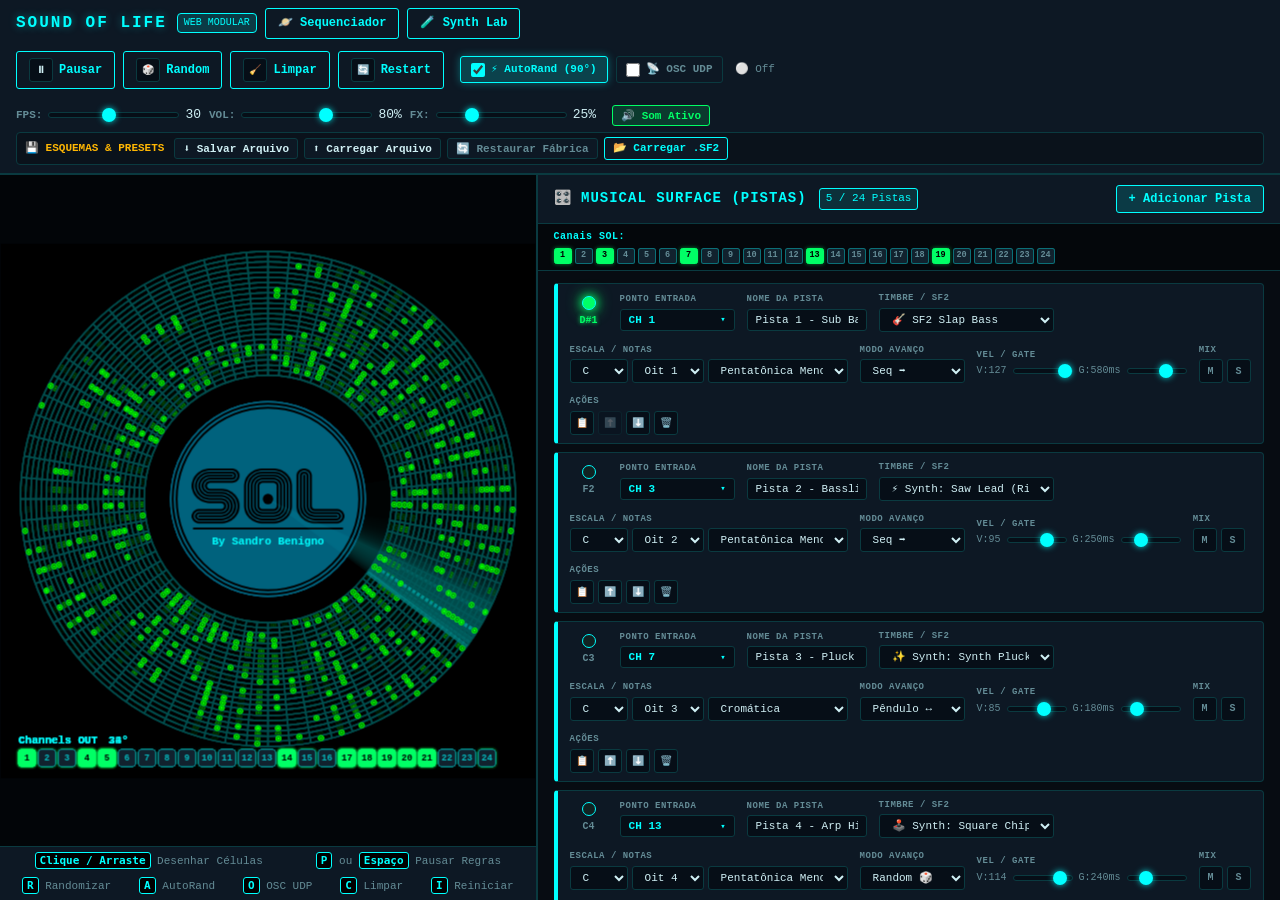
<file: index.html>
<!DOCTYPE html>
<html lang="pt-BR">
<head>
  <meta charset="UTF-8">
  <meta name="viewport" content="width=device-width, initial-scale=1.0">
  <title>Sound of Life (SOL) - Polar Generative Music</title>
  <link rel="icon" type="image/png" href="public/assets/sol.png">
  <link rel="stylesheet" href="src/style.css">
</head>
<body>

  <!-- Top Header & Controles Globais -->
  <header>
    <div class="top-bar-row">
      <div class="brand-group">
        <button id="btnMenuToggle" class="btn btn-menu-toggle" title="Menu de Esquemas & Presets" aria-label="Menu de Esquemas">
          <span class="menu-icon">☰</span>
        </button>
        <div class="app-brand">
          <h1>SOUND OF LIFE</h1>
          <span class="badge">WEB MODULAR</span>
        </div>
        <a href="sequencer.html" class="btn btn-seq-nav" title="Abrir o novo Sequenciador Melódico Polar com Piano Palette">
          🪐 Sequenciador
        </a>
        <a href="synth.html" class="btn btn-seq-nav" title="Abrir o Laboratório Modular de Síntese Sonora (SOL Synth Lab)">
          🧪 Synth Lab
        </a>
      </div>
      <div id="transportContainer"></div>
    </div>
    <div class="schema-drawer" id="schemaDrawer">
      <div id="schemaContainer"></div>
    </div>
  </header>

  <!-- Corpo Principal -->
  <main>
    <!-- Coluna Esquerda: Radar SOL (Agnóstico a Som) -->
    <section class="radar-panel">
      <div class="radar-canvas-wrapper" id="radarContainer"></div>
      <div class="radar-hints">
        <span><kbd>Clique / Arraste</kbd> Desenhar Células</span>
        <span><kbd>P</kbd> ou <kbd>Espaço</kbd> Pausar Regras</span>
        <span><kbd>R</kbd> Randomizar</span>
        <span><kbd>A</kbd> AutoRand</span>
        <span><kbd>O</kbd> OSC UDP</span>
        <span><kbd>C</kbd> Limpar</span>
        <span><kbd>I</kbd> Reiniciar</span>
      </div>
    </section>

    <!-- Coluna Direita: Musical Surface (Gerenciador de Pistas) -->
    <section class="tracks-panel" id="tracksContainer"></section>
  </main>

  <script type="module" src="src/main.js"></script>
</body>
</html>
</file>
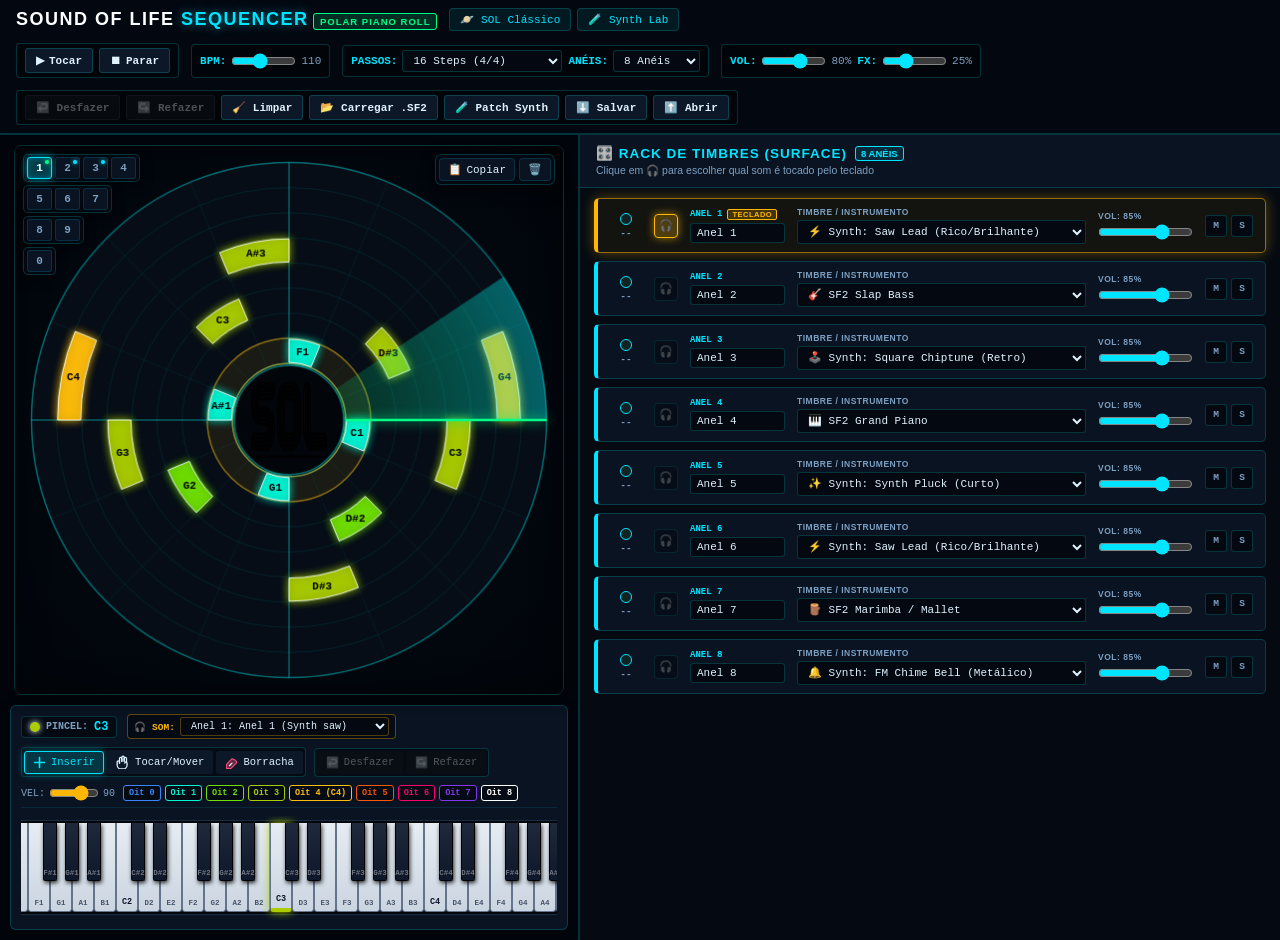
<file: sequencer.html>
<!DOCTYPE html>
<html lang="pt-BR">
<head>
  <meta charset="UTF-8">
  <meta name="viewport" content="width=device-width, initial-scale=1.0">
  <title>Sound of Life (SOL) — Sequenciador Melódico Polar</title>
  <link rel="icon" type="image/png" href="public/assets/sol.png">
  <link rel="stylesheet" href="src/sequencer/style_sequencer.css">
</head>
<body class="seq-body">

  <!-- Header Superior & Barra de Transporte -->
  <header class="seq-header">
    <div class="seq-top-row">
      <div class="seq-brand-group">
        <div class="seq-brand">
          <h1>SOUND OF LIFE <span>SEQUENCER</span></h1>
          <span class="seq-badge">POLAR PIANO ROLL</span>
        </div>
        <div class="seq-nav-group" style="display: flex; gap: 6px;">
          <a href="index.html" class="seq-nav-btn" title="Voltar para a versão original do SOL com autômato celular e Game of Life">
            🪐 SOL Clássico
          </a>
          <a href="synth.html" class="seq-nav-btn" title="Ir para o Laboratório Modular de Síntese Sonora (SOL Synth Lab)">
            🧪 Synth Lab
          </a>
        </div>
      </div>

      <div class="seq-transport-bar">
        <!-- Play / Stop -->
        <div class="seq-transport-group">
          <button type="button" class="btn-seq btn-play" id="btnPlay" title="Tocar / Pausar (Espaço)">
            <span class="btn-icon">▶</span> <span>Tocar</span>
          </button>
          <button type="button" class="btn-seq btn-stop" id="btnStop" title="Parar e voltar ao início (Esc)">
            <span class="btn-icon">⏹</span> <span>Parar</span>
          </button>
        </div>

        <!-- Andamento (BPM) -->
        <div class="seq-transport-group">
          <div class="seq-control-item">
            <label for="bpmSlider">BPM:</label>
            <input type="range" id="bpmSlider" min="40" max="220" value="110">
            <span id="bpmDisplay">110</span>
          </div>
        </div>

        <!-- Resolução do Disco (Steps e Anéis) -->
        <div class="seq-transport-group">
          <div class="seq-control-item">
            <label for="selectSteps">PASSOS:</label>
            <select id="selectSteps" title="Número de fatias radiais / passos no compasso">
              <option value="8">8 Steps</option>
              <option value="12">12 Steps (Shuffle)</option>
              <option value="16" selected>16 Steps (4/4)</option>
              <option value="24">24 Steps (Ternário)</option>
              <option value="32">32 Steps</option>
              <option value="48">48 Steps</option>
            </select>
          </div>

          <div class="seq-control-item">
            <label for="selectRings">ANÉIS:</label>
            <select id="selectRings" title="Número de trilhas concêntricas / vozes do sequenciador">
              <option value="4">4 Anéis</option>
              <option value="6">6 Anéis</option>
              <option value="8" selected>8 Anéis</option>
              <option value="12">12 Anéis</option>
              <option value="16">16 Anéis</option>
            </select>
          </div>
        </div>

        <!-- Master Vol & FX -->
        <div class="seq-transport-group">
          <div class="seq-control-item">
            <label for="masterVolSlider">VOL:</label>
            <input type="range" id="masterVolSlider" min="0" max="1.2" step="0.05" value="0.8">
            <span id="masterVolDisplay">80%</span>
          </div>
          <div class="seq-control-item">
            <label for="masterFxSlider">FX:</label>
            <input type="range" id="masterFxSlider" min="0" max="1" step="0.01" value="0.25">
            <span id="masterFxDisplay">25%</span>
          </div>
        </div>

        <!-- Ações Globais: Histórico, Limpar, SF2, Salvar/Carregar -->
        <div class="seq-transport-group">
          <button type="button" class="btn-seq btn-history" id="btnTopUndo" title="Desfazer última alteração (Ctrl+Z)" disabled>
            ↩️ Desfazer
          </button>
          <button type="button" class="btn-seq btn-history" id="btnTopRedo" title="Refazer alteração (Ctrl+Y ou Ctrl+Shift+Z)" disabled>
            ↪️ Refazer
          </button>
          <button type="button" class="btn-seq" id="btnClearAll" title="Limpar todas as células do disco">
            🧹 Limpar
          </button>
          <button type="button" class="btn-seq" id="btnLoadSf2" title="Carregar arquivo SoundFont (.sf2) do seu computador">
            📂 Carregar .SF2
          </button>
          <button type="button" class="btn-seq" id="btnLoadSynth" title="Carregar patch do Synth Lab (.solsynth.json)">
            🧪 Patch Synth
          </button>
          <button type="button" class="btn-seq" id="btnExport" title="Exportar projeto polar (.solseq.json)">
            ⬇️ Salvar
          </button>
          <button type="button" class="btn-seq" id="btnImport" title="Carregar projeto polar (.solseq.json)">
            ⬆️ Abrir
          </button>
        </div>
      </div>
    </div>
  </header>

  <!-- Inputs Ocultos de Arquivo -->
  <input type="file" id="fileInputSf2" accept=".sf2" style="display: none;">
  <input type="file" id="fileInputSynth" accept=".json,.solsynth.json" style="display: none;">
  <input type="file" id="fileInputSeq" accept=".json,.solseq.json" style="display: none;">

  <!-- Corpo Principal: Duas Colunas -->
  <main class="seq-main">
    <!-- Coluna Esquerda: Disco Polar + Piano Palette -->
    <section class="seq-stage-column">
      <div class="seq-radar-box" id="radarContainer"></div>
      <div class="seq-palette-box" id="paletteContainer"></div>
    </section>

    <!-- Coluna Direita: Musical Surface (Rack de Timbres dos Anéis) -->
    <section class="seq-surface-column" id="surfaceContainer"></section>
  </main>

  <script type="module" src="src/sequencer/mainSequencer.js"></script>
</body>
</html>
</file>
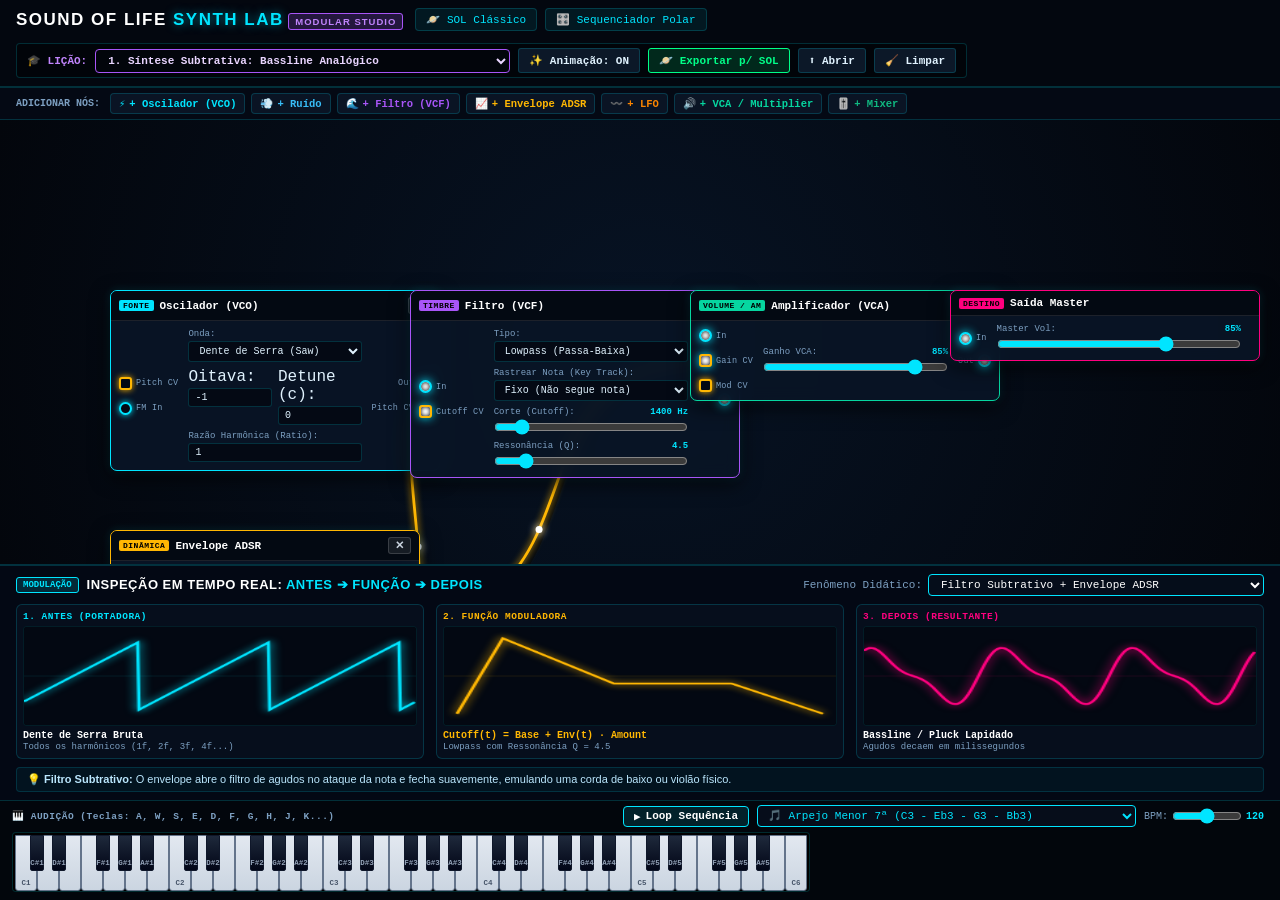
<file: synth.html>
<!DOCTYPE html>
<html lang="pt-BR">
<head>
  <meta charset="UTF-8">
  <meta name="viewport" content="width=device-width, initial-scale=1.0">
  <title>Sound of Life (SOL) — Modular Synth Lab & Estúdio de Síntese</title>
  <link rel="icon" type="image/png" href="public/assets/sol.png">
  <link rel="stylesheet" href="src/synthlab/style_synthlab.css">
</head>
<body class="synth-body">

  <!-- Header Superior -->
  <header class="synth-header">
    <div class="synth-top-row">
      <div class="synth-brand-group">
        <div class="synth-brand">
          <h1>SOUND OF LIFE <span>SYNTH LAB</span></h1>
          <span class="synth-badge">MODULAR STUDIO</span>
        </div>

        <nav class="synth-nav-group" aria-label="Navegação do Ecossistema">
          <a href="index.html" class="synth-nav-btn" title="Ir para o Sound of Life original com autômato celular e Game of Life">
            🪐 SOL Clássico
          </a>
          <a href="sequencer.html" class="synth-nav-btn" title="Ir para o Sequenciador Melódico Polar com Piano Roll">
            🎛️ Sequenciador Polar
          </a>
        </nav>
      </div>

      <div class="synth-transport-group">
        <!-- Seletor de Lições / Presets Didáticos -->
        <label for="selectLesson" style="font-size: 11px; font-family: var(--font-mono); color: #c084fc; font-weight: bold;">
          🎓 LIÇÃO:
        </label>
        <select id="selectLesson" class="synth-lesson-select" title="Escolha um preset ou lição interativa sobre síntese"></select>

        <!-- Ações do Patch -->
        <button type="button" class="btn-synth-action" id="btnToggleAnim" title="Ligar ou desligar fluxo animado de partículas nos cabos">
          ✨ Animação: ON
        </button>

        <button type="button" class="btn-synth-action btn-export-sol" id="btnExportPatch" title="Salvar e exportar este instrumento diretamente para o Sequenciador Polar (.solsynth.json)">
          🪐 Exportar p/ SOL
        </button>

        <button type="button" class="btn-synth-action" id="btnImportPatch" title="Carregar um instrumento salvo (.solsynth.json)">
          ⬆️ Abrir
        </button>
        <input type="file" id="fileInputPatch" accept=".json,.solsynth.json" style="display: none;">

        <button type="button" class="btn-synth-action" id="btnClearCanvas" title="Limpar todos os nós e cabos da bancada">
          🧹 Limpar
        </button>
      </div>
    </div>
  </header>

  <!-- Sub-Barra: Paleta de Inserção de Nós -->
  <div class="synth-nodes-toolbar">
    <span class="toolbar-label">ADICIONAR NÓS:</span>

    <button type="button" class="btn-add-node" data-node-type="oscillator" style="--node-color: #00e5ff;">
      <span>⚡</span> <span>+ Oscilador (VCO)</span>
    </button>

    <button type="button" class="btn-add-node" data-node-type="noise" style="--node-color: #38bdf8;">
      <span>💨</span> <span>+ Ruído</span>
    </button>

    <button type="button" class="btn-add-node" data-node-type="filter" style="--node-color: #a855f7;">
      <span>🌊</span> <span>+ Filtro (VCF)</span>
    </button>

    <button type="button" class="btn-add-node" data-node-type="envelope" style="--node-color: #ffb703;">
      <span>📈</span> <span>+ Envelope ADSR</span>
    </button>

    <button type="button" class="btn-add-node" data-node-type="lfo" style="--node-color: #fb8500;">
      <span>〰️</span> <span>+ LFO</span>
    </button>

    <button type="button" class="btn-add-node" data-node-type="vca" style="--node-color: #06d6a0;">
      <span>🔊</span> <span>+ VCA / Multiplier</span>
    </button>

    <button type="button" class="btn-add-node" data-node-type="mixer" style="--node-color: #10b981;">
      <span>🎚️</span> <span>+ Mixer</span>
    </button>
  </div>

  <!-- Área Principal: Bancada Modular + Inspetor de Modulação -->
  <main class="synth-main-area">
    <!-- Viewport da Bancada com Pan & Zoom e Cabos Bézier -->
    <section class="synth-canvas-viewport" id="synthCanvasContainer"></section>

    <!-- Inspetor de Modulação Didática: Antes ➔ Função ➔ Depois -->
    <section id="inspectorContainer"></section>
  </main>

  <!-- Barra Inferior: Teclado de Piano para Teste ao Vivo -->
  <footer class="synth-bottom-bar" id="pianoKeyboardContainer"></footer>

  <script type="module" src="src/synthlab/mainSynthLab.js"></script>
</body>
</html>
</file>
<file: src/style.css>
/**
 * Sound of Life (SOL) Web - Estilos Globais
 * Tema: Cyberpunk / Radar Fosforescente / Studio Rack
 */

:root {
  --bg-dark: #070c12;
  --bg-panel: #0d1824;
  --bg-panel-hover: #122131;
  --bg-input: #060e17;
  --border-dim: #0a3a40;
  --border-cyan: #00ffff;
  --border-green: #00ff66;
  --color-cyan: #00ffff;
  --color-green: #00ff66;
  --color-amber: #ffb703;
  --color-red: #ff3366;
  --text-main: #d0f0f5;
  --text-dim: #648c96;
  --font-mono: 'Courier New', 'Consolas', 'Fira Code', monospace;
}

* {
  box-sizing: border-box;
  margin: 0;
  padding: 0;
}

body {
  background-color: var(--bg-dark);
  color: var(--text-main);
  font-family: var(--font-mono);
  font-size: 13px;
  line-height: 1.4;
  height: 100vh;
  height: 100dvh;
  overflow: hidden;
  display: flex;
  flex-direction: column;
}

/* Header & Top Bar */
header {
  background-color: var(--bg-panel);
  border-bottom: 2px solid var(--border-dim);
  padding: 8px 16px;
  display: flex;
  flex-direction: column;
  gap: 6px;
  flex-shrink: 0;
  z-index: 100;
}

.top-bar-row {
  display: flex;
  justify-content: space-between;
  align-items: center;
  flex-wrap: wrap;
  gap: 12px;
}

.brand-group {
  display: flex;
  align-items: center;
  gap: 8px;
}

.btn-menu-toggle {
  display: none;
  background: var(--bg-input);
  border: 1px solid var(--border-cyan);
  color: var(--color-cyan);
  padding: 5px 9px;
  font-size: 14px;
  cursor: pointer;
  border-radius: 3px;
  transition: all 0.15s ease;
  align-items: center;
  justify-content: center;
}

.btn-menu-toggle:hover, .btn-menu-toggle.active {
  background: rgba(0, 255, 255, 0.2);
  box-shadow: 0 0 8px rgba(0, 255, 255, 0.4);
}

.app-brand {
  display: flex;
  align-items: center;
  gap: 10px;
}

.app-brand h1 {
  font-size: 16px;
  letter-spacing: 2px;
  color: var(--color-cyan);
  text-shadow: 0 0 8px rgba(0, 255, 255, 0.4);
}

.app-brand .badge {
  font-size: 10px;
  background: rgba(0, 255, 255, 0.15);
  color: var(--color-cyan);
  padding: 2px 6px;
  border-radius: 4px;
  border: 1px solid var(--border-cyan);
}

.btn-seq-nav {
  background: rgba(0, 255, 136, 0.12);
  border: 1px solid var(--color-green);
  color: var(--color-green);
  font-family: var(--font-mono);
  font-size: 11px;
  font-weight: bold;
  padding: 4px 9px;
  border-radius: 4px;
  text-decoration: none;
  display: inline-flex;
  align-items: center;
  gap: 4px;
  transition: all 0.15s ease;
}

.btn-seq-nav:hover {
  background: rgba(0, 255, 136, 0.25);
  box-shadow: 0 0 8px rgba(0, 255, 136, 0.5);
  color: #fff;
}

/* Transport Controls */
.transport-container {
  display: flex;
  align-items: center;
  gap: 16px;
  flex-wrap: wrap;
}

.transport-group {
  display: flex;
  align-items: center;
  gap: 8px;
}

.transport-group label {
  font-size: 11px;
  color: var(--text-dim);
  font-weight: bold;
}

.slider-item {
  display: flex;
  align-items: center;
  gap: 6px;
}

/* Buttons */
.btn {
  background: var(--bg-panel);
  color: var(--color-cyan);
  border: 1px solid var(--border-cyan);
  padding: 6px 12px;
  font-family: var(--font-mono);
  font-size: 12px;
  font-weight: bold;
  cursor: pointer;
  border-radius: 3px;
  transition: all 0.15s ease;
  display: inline-flex;
  align-items: center;
  justify-content: center;
  gap: 6px;
}

.btn:hover:not(:disabled) {
  background: rgba(0, 255, 255, 0.2);
  box-shadow: 0 0 10px rgba(0, 255, 255, 0.3);
}

.btn:active:not(:disabled) {
  transform: translateY(1px);
}

.btn:disabled {
  opacity: 0.4;
  cursor: not-allowed;
  border-color: var(--border-dim);
  color: var(--text-dim);
}

.btn-primary {
  background: rgba(0, 255, 255, 0.15);
  border-color: var(--color-cyan);
  color: var(--color-cyan);
}

.btn-transport {
  min-width: 85px;
}

.btn-transport.paused {
  background: rgba(255, 183, 3, 0.2);
  border-color: var(--color-amber);
  color: var(--color-amber);
}

.btn-sm {
  padding: 3px 8px;
  font-size: 11px;
}

.btn-secondary {
  border-color: var(--border-dim);
  color: var(--text-main);
}

.btn-accent {
  border-color: var(--color-amber);
  color: var(--color-amber);
  background: rgba(255, 183, 3, 0.1);
}

.btn-outline {
  border-color: var(--border-dim);
  color: var(--text-dim);
}

.btn-audio {
  border-color: var(--color-green);
  color: var(--color-green);
  background: rgba(0, 255, 102, 0.1);
}

.btn-autorand {
  display: inline-flex;
  align-items: center;
  gap: 6px;
  cursor: pointer;
  background: var(--bg-panel);
  border: 1px solid var(--border-cyan);
  color: var(--text-main);
  padding: 5px 10px;
  border-radius: 3px;
  font-family: var(--font-mono);
  font-size: 11px;
  font-weight: bold;
  user-select: none;
  transition: all 0.15s ease;
}

.btn-autorand input[type="checkbox"] {
  accent-color: var(--color-cyan);
  cursor: pointer;
  width: 14px;
  height: 14px;
}

.btn-autorand:hover {
  background: rgba(0, 255, 255, 0.12);
}

.btn-autorand:has(input:checked) {
  background: rgba(0, 255, 255, 0.18);
  border-color: var(--color-cyan);
  color: var(--color-cyan);
  box-shadow: 0 0 8px rgba(0, 255, 255, 0.35);
}

.btn-audio.audio-suspended {
  border-color: var(--color-amber);
  color: var(--color-amber);
  background: rgba(255, 183, 3, 0.15);
  animation: pulse-audio 2s infinite ease-in-out;
}

.btn-audio.audio-active {
  border-color: var(--color-green);
  color: var(--color-green);
  background: rgba(0, 255, 102, 0.15);
}

@keyframes pulse-audio {
  0%, 100% { box-shadow: 0 0 4px rgba(255, 183, 3, 0.2); }
  50% { box-shadow: 0 0 12px rgba(255, 183, 3, 0.6); }
}

/* Sliders */
input[type="range"] {
  appearance: none;
  background: var(--bg-input);
  height: 6px;
  border-radius: 3px;
  border: 1px solid var(--border-dim);
  outline: none;
  cursor: pointer;
}

input[type="range"]::-webkit-slider-thumb {
  appearance: none;
  width: 14px;
  height: 14px;
  border-radius: 50%;
  background: var(--color-cyan);
  cursor: pointer;
  box-shadow: 0 0 6px rgba(0, 255, 255, 0.8);
}

/* Status Badges & Bridge Toggle */
.btn-bridge {
  display: inline-flex;
  align-items: center;
  gap: 6px;
  cursor: pointer;
  background: var(--bg-panel);
  border: 1px solid var(--border-dim);
  color: var(--text-dim);
  padding: 5px 9px;
  border-radius: 3px;
  font-family: var(--font-mono);
  font-size: 11px;
  font-weight: bold;
  user-select: none;
  transition: all 0.15s ease;
}

.btn-bridge input[type="checkbox"] {
  accent-color: var(--color-cyan);
  cursor: pointer;
  width: 14px;
  height: 14px;
}

.btn-bridge:hover {
  background: rgba(0, 255, 255, 0.08);
  color: var(--text-main);
  border-color: var(--border-cyan);
}

.btn-bridge:has(input:checked) {
  background: rgba(0, 255, 255, 0.15);
  border-color: var(--color-cyan);
  color: var(--color-cyan);
  box-shadow: 0 0 8px rgba(0, 255, 255, 0.25);
}

.bridge-status-dot {
  font-size: 11px;
  font-family: var(--font-mono);
  color: var(--text-dim);
  padding: 2px 4px;
  user-select: none;
  white-space: nowrap;
}

.status-badge {
  display: flex;
  align-items: center;
  gap: 6px;
  background: var(--bg-input);
  border: 1px solid var(--border-dim);
  padding: 4px 8px;
  border-radius: 4px;
  cursor: pointer;
  font-size: 11px;
}

.status-dot {
  width: 8px;
  height: 8px;
  border-radius: 50%;
  display: inline-block;
}

.status-dot.connected {
  background: var(--color-green);
  box-shadow: 0 0 6px var(--color-green);
}

.status-dot.disconnected {
  background: var(--color-red);
  box-shadow: 0 0 6px var(--color-red);
}

/* Schema Drawer & Bar */
.schema-drawer {
  width: 100%;
}

.schema-controls-panel {
  display: flex;
  align-items: center;
  gap: 10px;
  background: rgba(0, 0, 0, 0.25);
  padding: 4px 8px;
  border-radius: 4px;
  border: 1px solid var(--border-dim);
  flex-wrap: wrap;
}

.schema-title {
  font-size: 11px;
  color: var(--color-amber);
  font-weight: bold;
}

.schema-buttons {
  display: flex;
  align-items: center;
  gap: 6px;
  flex-wrap: wrap;
}

.schema-msg {
  font-size: 11px;
  font-weight: bold;
  padding: 2px 6px;
}

.msg-success {
  color: var(--color-green);
}

.msg-warning {
  color: var(--color-amber);
  background: rgba(255, 183, 3, 0.12);
  border: 1px solid rgba(255, 183, 3, 0.4);
  border-radius: 3px;
}

.msg-error {
  color: var(--color-red);
}

/* Main Layout Grid */
main {
  display: grid;
  grid-template-columns: minmax(500px, 42vw) 1fr;
  flex: 1;
  overflow: hidden;
  background: var(--bg-dark);
}

@media (min-width: 1600px) {
  main {
    grid-template-columns: minmax(620px, 45vw) 1fr;
  }
}

/* Radar Column */
.radar-panel {
  background: #020508;
  border-right: 2px solid var(--border-dim);
  display: flex;
  flex-direction: column;
  position: relative;
  overflow: hidden;
}

.radar-canvas-wrapper {
  flex: 1;
  display: flex;
  align-items: center;
  justify-content: center;
  position: relative;
  padding: 8px;
  overflow: hidden;
  touch-action: none;
}

.sol-radar-canvas {
  position: absolute;
  top: 50%;
  left: 50%;
  transform: translate(-50%, -50%);
  max-width: 100%;
  max-height: 100%;
  display: block;
  cursor: crosshair;
  touch-action: none;
}

.radar-hints {
  background: var(--bg-panel);
  border-top: 1px solid var(--border-dim);
  padding: 6px 12px;
  font-size: 11px;
  color: var(--text-dim);
  display: flex;
  justify-content: space-around;
  flex-wrap: wrap;
  gap: 8px;
}

.radar-hints kbd {
  background: #000;
  border: 1px solid var(--border-cyan);
  color: var(--color-cyan);
  padding: 1px 4px;
  border-radius: 3px;
  font-weight: bold;
}

/* Track List Panel */
.tracks-panel {
  display: flex;
  flex-direction: column;
  background: var(--bg-dark);
  overflow: hidden;
}

.tracks-header {
  background: var(--bg-panel);
  border-bottom: 1px solid var(--border-dim);
  padding: 10px 16px;
  display: flex;
  justify-content: space-between;
  align-items: center;
}

.tracks-header-title {
  display: flex;
  align-items: center;
  gap: 12px;
}

.tracks-header-title h3 {
  font-size: 14px;
  letter-spacing: 1px;
  color: var(--color-cyan);
}

.track-counter {
  background: rgba(0, 255, 255, 0.1);
  border: 1px solid var(--border-cyan);
  color: var(--color-cyan);
  font-size: 11px;
  padding: 2px 6px;
  border-radius: 3px;
}

/* Channel Map Bar */
.channel-map-bar {
  background: rgba(0, 0, 0, 0.4);
  border-bottom: 1px solid var(--border-dim);
  padding: 6px 16px;
  display: flex;
  flex-direction: column;
  gap: 4px;
}

.map-bar-label {
  font-size: 10px;
  color: var(--color-cyan);
  font-weight: bold;
  letter-spacing: 0.5px;
}

.map-bar-chips {
  display: grid;
  grid-template-columns: repeat(24, minmax(14px, 18px));
  gap: 3px;
  width: 100%;
}

.ch-chip {
  font-size: 8.5px;
  height: 16px;
  display: flex;
  align-items: center;
  justify-content: center;
  border-radius: 2.5px;
  font-weight: bold;
  user-select: none;
  transition: all 0.1s ease;
}

.ch-mapped {
  background: var(--color-green);
  color: #000;
  border: 1px solid var(--color-green);
  box-shadow: 0 0 4px rgba(0, 255, 102, 0.5);
}

.ch-free {
  background: #11222e;
  color: var(--text-dim);
  border: 1px solid rgba(0, 255, 255, 0.35);
}

/* Tracks List (Vertical Stack) */
.tracks-list {
  flex: 1;
  overflow-y: auto;
  padding: 12px 16px;
  display: flex;
  flex-direction: column;
  gap: 8px;
}

.tracks-empty {
  padding: 40px;
  text-align: center;
  color: var(--text-dim);
}

.tracks-empty p {
  margin-bottom: 8px;
}

/* Track Row (Rack Strip) */
.track-row {
  background: var(--bg-panel);
  border: 1px solid var(--border-dim);
  border-left: 4px solid var(--color-cyan);
  border-radius: 4px;
  padding: 8px 12px;
  display: flex;
  align-items: center;
  gap: 12px;
  transition: all 0.15s ease;
  flex-wrap: wrap;
}

.track-row:hover {
  background: var(--bg-panel-hover);
  border-color: rgba(0, 255, 255, 0.4);
}

.track-row.is-muted {
  opacity: 0.5;
  border-left-color: var(--text-dim);
}

.track-row.is-solo {
  border-left-color: var(--color-amber);
  box-shadow: 0 0 8px rgba(255, 183, 3, 0.2);
}

/* Track Cells */
.track-header-cell {
  display: flex;
  flex-direction: column;
  align-items: center;
  gap: 4px;
  min-width: 38px;
}

.track-led {
  width: 14px;
  height: 14px;
  border-radius: 50%;
  background: #112222;
  border: 1.5px solid var(--border-cyan);
  transition: background 0.05s ease, box-shadow 0.05s ease;
}

.track-led.active {
  background: var(--color-green);
  box-shadow: 0 0 10px var(--color-green), 0 0 16px var(--color-green);
}

.track-note-display {
  font-size: 10px;
  font-weight: bold;
  color: var(--text-dim);
}

.track-note-display.active {
  color: var(--color-green);
  text-shadow: 0 0 4px var(--color-green);
}

.track-cell {
  display: flex;
  flex-direction: column;
  gap: 3px;
}

.cell-label {
  font-size: 9px;
  color: var(--text-dim);
  font-weight: bold;
  letter-spacing: 0.5px;
}

.input-select, .input-text {
  background: var(--bg-input);
  color: var(--text-main);
  border: 1px solid var(--border-dim);
  padding: 4px 8px;
  font-family: var(--font-mono);
  font-size: 11px;
  border-radius: 3px;
  outline: none;
}

.input-select:focus, .input-text:focus {
  border-color: var(--border-cyan);
  box-shadow: 0 0 4px rgba(0, 255, 255, 0.3);
}

.track-name-input {
  width: 120px;
}

/* Multi-Channel Toggle & Button */
.btn-channel-toggle {
  background: var(--bg-input);
  color: var(--color-cyan);
  border: 1px solid var(--border-dim);
  padding: 4px 8px;
  font-family: var(--font-mono);
  font-size: 11px;
  font-weight: bold;
  border-radius: 3px;
  cursor: pointer;
  display: flex;
  align-items: center;
  justify-content: space-between;
  gap: 6px;
  min-width: 115px;
  transition: all 0.15s ease;
}

.btn-channel-toggle:hover {
  border-color: var(--border-cyan);
  box-shadow: 0 0 6px rgba(0, 255, 255, 0.25);
  background: rgba(0, 255, 255, 0.08);
}

.btn-channel-toggle.active {
  border-color: var(--color-cyan);
  background: rgba(0, 255, 255, 0.15);
  box-shadow: 0 0 8px rgba(0, 255, 255, 0.4);
}

.btn-ch-arrow {
  font-size: 9px;
  transition: transform 0.2s ease;
}

.btn-channel-toggle.active .btn-ch-arrow {
  transform: rotate(180deg);
}

/* Matrix Drawer de Múltiplos Canais */
.track-channel-matrix-drawer {
  width: 100%;
  flex-basis: 100%;
  order: 100;
  background: rgba(6, 14, 22, 0.98);
  border: 1px solid var(--border-cyan);
  border-radius: 4px;
  padding: 8px 10px;
  display: flex;
  flex-direction: column;
  gap: 8px;
  margin-top: 4px;
  box-shadow: 0 4px 16px rgba(0, 0, 0, 0.7);
  animation: fadeInDrawer 0.15s ease-out;
}

@keyframes fadeInDrawer {
  from { opacity: 0; transform: translateY(-4px); }
  to { opacity: 1; transform: translateY(0); }
}

.channel-matrix-header {
  display: flex;
  justify-content: space-between;
  align-items: center;
  flex-wrap: wrap;
  gap: 6px;
}

.matrix-title {
  font-size: 9px;
  font-weight: bold;
  color: var(--color-cyan);
  letter-spacing: 0.5px;
}

.matrix-presets {
  display: flex;
  gap: 4px;
  flex-wrap: wrap;
}

.btn-matrix-preset {
  background: #11222e;
  border: 1px solid rgba(0, 255, 255, 0.3);
  color: var(--color-cyan);
  font-size: 8.5px;
  font-family: var(--font-mono);
  font-weight: bold;
  padding: 2px 6px;
  border-radius: 3px;
  cursor: pointer;
  transition: all 0.1s ease;
}

.btn-matrix-preset:hover {
  background: rgba(0, 255, 255, 0.2);
  border-color: var(--color-cyan);
  color: #fff;
}

.btn-matrix-preset.btn-matrix-clear {
  border-color: rgba(255, 77, 77, 0.4);
  color: var(--color-red);
}

.btn-matrix-preset.btn-matrix-clear:hover {
  background: rgba(255, 77, 77, 0.2);
  border-color: var(--color-red);
  color: #fff;
}

.channel-matrix-grid {
  display: grid;
  grid-template-columns: repeat(12, 1fr);
  gap: 4px;
  width: 100%;
}

.btn-matrix-chip {
  background: #0d1b2a;
  border: 1px solid rgba(0, 255, 255, 0.25);
  color: var(--text-dim);
  font-size: 8.5px;
  font-family: var(--font-mono);
  font-weight: bold;
  padding: 4px 0;
  border-radius: 3px;
  cursor: pointer;
  text-align: center;
  user-select: none;
  transition: all 0.1s ease;
}

.btn-matrix-chip:hover {
  border-color: var(--color-cyan);
  color: #fff;
}

.btn-matrix-chip.is-selected {
  background: var(--color-green);
  color: #000;
  border-color: var(--color-green);
  box-shadow: 0 0 6px rgba(0, 255, 102, 0.5);
  font-weight: bold;
}

.btn-matrix-chip.is-firing {
  background: #fff !important;
  color: #000 !important;
  box-shadow: 0 0 12px #fff, 0 0 16px var(--color-green) !important;
  transform: scale(1.08);
}

.track-source-select {
  width: 175px;
}

.scale-inline-group {
  display: flex;
  gap: 4px;
}

.track-custom-notes-input {
  width: 134px;
}

.track-scale-select {
  width: 140px;
}

.track-mode-select {
  width: 105px;
}

.slider-group {
  display: flex;
  align-items: center;
  gap: 6px;
  font-size: 10px;
  color: var(--text-dim);
}

.slider-group input[type="range"] {
  width: 60px;
}

.mix-buttons {
  display: flex;
  gap: 4px;
}

.btn-toggle {
  width: 24px;
  height: 24px;
  background: var(--bg-input);
  border: 1px solid var(--border-dim);
  color: var(--text-dim);
  font-family: var(--font-mono);
  font-size: 10px;
  font-weight: bold;
  border-radius: 3px;
  cursor: pointer;
}

.btn-mute.active {
  background: var(--color-red);
  color: #fff;
  border-color: var(--color-red);
}

.btn-solo.active {
  background: var(--color-amber);
  color: #000;
  border-color: var(--color-amber);
}

.action-buttons {
  display: flex;
  gap: 4px;
}

.btn-icon {
  background: var(--bg-input);
  border: 1px solid var(--border-dim);
  color: var(--text-main);
  width: 24px;
  height: 24px;
  display: flex;
  align-items: center;
  justify-content: center;
  cursor: pointer;
  border-radius: 3px;
  font-size: 10px;
}

.btn-icon:hover:not(:disabled) {
  border-color: var(--border-cyan);
  background: rgba(0, 255, 255, 0.1);
}

.btn-icon:disabled {
  opacity: 0.3;
  cursor: not-allowed;
}

/* ==========================================================================
   RESPONSIVIDADE & MOBILE / PORTRAIT STYLES
   ========================================================================== */

/* Regras para Desktop (>= 900px) */
@media (min-width: 900px) {
  .schema-drawer {
    display: block !important;
    max-height: none !important;
    opacity: 1 !important;
  }
  .btn-menu-toggle {
    display: none !important;
  }
}

/* Ajustes intermediários para Desktop Compacto / Telas Médias (900px a 1250px) */
@media (min-width: 900px) and (max-width: 1250px) {
  main {
    grid-template-columns: minmax(460px, 45vw) 1fr;
  }
  .track-row {
    gap: 8px;
    padding: 6px 10px;
  }
  .track-name-input {
    width: 95px;
  }
  .track-source-select {
    width: 135px;
  }
  .track-scale-select {
    width: 115px;
  }
  .track-channel-select {
    width: 105px;
  }
}

/* ==========================================================================
   Mobile & Modo Portrait (< 900px)
   ========================================================================== */
@media (max-width: 899px) {
  body {
    height: auto;
    min-height: 100vh;
    min-height: 100dvh;
    overflow-x: hidden;
    overflow-y: auto;
    width: 100%;
    max-width: 100vw;
  }

  header {
    position: sticky;
    top: 0;
    z-index: 200;
    padding: 6px 8px;
    gap: 6px;
    width: 100%;
    max-width: 100vw;
    box-sizing: border-box;
    box-shadow: 0 2px 10px rgba(0, 0, 0, 0.5);
  }

  .top-bar-row {
    display: flex;
    flex-direction: column;
    width: 100%;
    gap: 6px;
    align-items: stretch;
  }

  .brand-group {
    display: flex;
    align-items: center;
    gap: 8px;
    width: 100%;
  }

  .btn-menu-toggle {
    display: inline-flex;
    padding: 5px 8px;
  }

  .app-brand h1 {
    font-size: 13px;
    letter-spacing: 1px;
  }

  .app-brand .badge {
    display: none;
  }

  /* Container de Transporte no Mobile */
  .transport-container {
    display: flex;
    flex-direction: column;
    width: 100%;
    gap: 6px;
  }

  /* Linha 1 de Transporte: 4 Botões Principais em Grid */
  .transport-group.action-group {
    display: grid;
    grid-template-columns: repeat(4, 1fr);
    width: 100%;
    gap: 4px;
  }

  .btn-transport {
    min-width: 0 !important;
    width: 100%;
    padding: 6px 2px;
    font-size: 11px;
    gap: 4px;
    display: flex;
    align-items: center;
    justify-content: center;
    white-space: nowrap;
    overflow: hidden;
  }

  .btn-transport .btn-text {
    font-size: 10px;
  }

  /* Linha 2 de Transporte: AutoRand e Bridge OSC */
  .transport-group.toggles-group {
    display: flex;
    width: 100%;
    gap: 6px;
    align-items: center;
    justify-content: space-between;
  }

  .btn-autorand {
    flex: 1;
    justify-content: center;
    padding: 5px 4px;
    font-size: 10px;
    min-width: 0;
  }

  .btn-bridge {
    flex: 1;
    justify-content: center;
    padding: 5px 4px;
    font-size: 10px;
    min-width: 0;
  }

  .bridge-status-dot {
    font-size: 10px;
    padding: 0 2px;
  }

  /* Linha 3 de Transporte: Sliders Compactos (FPS, VOL, FX) */
  .transport-group.sliders-group {
    display: grid;
    grid-template-columns: repeat(3, 1fr);
    width: 100%;
    gap: 6px;
    align-items: center;
    background: rgba(0, 0, 0, 0.25);
    padding: 4px 6px;
    border-radius: 4px;
    border: 1px solid var(--border-dim);
    box-sizing: border-box;
  }

  .slider-item {
    display: flex;
    align-items: center;
    gap: 3px;
    min-width: 0;
    width: 100%;
  }

  .slider-item label {
    font-size: 9px;
    color: var(--text-dim);
    font-weight: bold;
    flex-shrink: 0;
  }

  .slider-item input[type="range"] {
    flex: 1;
    min-width: 20px;
    width: 100%;
    height: 5px;
  }

  .slider-item span {
    font-size: 9px;
    color: var(--text-dim);
    flex-shrink: 0;
    min-width: 16px;
    text-align: right;
  }

  /* Linha 4 de Transporte: Botão de Áudio */
  .transport-group.audio-group {
    width: 100%;
  }

  .btn-audio {
    width: 100%;
    padding: 5px;
    font-size: 11px;
    justify-content: center;
  }

  /* Gaveta Retrátil de Esquemas (Menu Hambúrguer) */
  .schema-drawer {
    max-height: 0;
    opacity: 0;
    overflow: hidden;
    margin: 0;
    transition: max-height 0.25s ease, opacity 0.2s ease, margin 0.2s ease;
    width: 100%;
    box-sizing: border-box;
  }

  .schema-drawer.open {
    max-height: 250px;
    opacity: 1;
    margin-top: 6px;
    padding-bottom: 4px;
  }

  .schema-controls-panel {
    background: rgba(8, 16, 26, 0.98);
    border: 1px solid var(--border-cyan);
    box-shadow: 0 4px 20px rgba(0, 0, 0, 0.7);
    padding: 8px 10px;
    flex-direction: column;
    align-items: flex-start;
    gap: 6px;
    border-radius: 4px;
    width: 100%;
    box-sizing: border-box;
  }

  .schema-buttons {
    width: 100%;
    display: grid;
    grid-template-columns: 1fr 1fr;
    gap: 6px;
  }

  .schema-buttons .btn {
    width: 100%;
    font-size: 11px;
    padding: 6px 4px;
    justify-content: center;
  }

  /* Layout Geral em Coluna Única */
  main {
    display: flex;
    flex-direction: column;
    overflow: visible;
    flex: none;
    width: 100%;
    max-width: 100vw;
    box-sizing: border-box;
  }

  /* Painel do Radar SOL */
  .radar-panel {
    border-right: none;
    border-bottom: 2px solid var(--border-dim);
    width: 100%;
    align-items: center;
    justify-content: center;
    padding: 8px 0;
    background: #020508;
    flex: none;
  }

  .radar-canvas-wrapper {
    width: 100%;
    max-width: 100vw;
    height: min(88vw, 420px);
    aspect-ratio: 1 / 1;
    padding: 4px;
    display: flex;
    align-items: center;
    justify-content: center;
    touch-action: none;
  }

  .sol-radar-canvas {
    touch-action: none;
    max-width: 100%;
    max-height: 100%;
  }

  /* Oculta atalhos de teclado para poupar espaço em telas móveis */
  .radar-hints {
    display: none !important;
  }

  /* Painel de Pistas Musical Surface */
  .tracks-panel {
    overflow: visible;
    flex: 1;
  }

  .tracks-header {
    padding: 8px 12px;
  }

  .channel-map-bar {
    padding: 6px 10px;
    width: 100%;
    box-sizing: border-box;
    overflow: hidden;
  }

  .map-bar-label {
    font-size: 9.5px;
    margin-bottom: 2px;
  }

  .map-bar-chips {
    display: grid;
    grid-template-columns: repeat(24, 1fr);
    width: 100%;
    gap: 2px;
    box-sizing: border-box;
  }

  .ch-chip {
    width: 100%;
    height: 14px;
    font-size: 7.5px;
    border-radius: 2px;
    padding: 0;
  }

  .tracks-list {
    overflow-y: visible;
    padding: 8px 10px;
    gap: 10px;
  }

  /* Formato Card Modular das Pistas */
  .track-row {
    display: flex;
    flex-direction: row;
    flex-wrap: wrap;
    align-items: center;
    gap: 8px;
    padding: 10px 12px;
    border-radius: 6px;
    background: var(--bg-panel);
    box-shadow: 0 2px 8px rgba(0, 0, 0, 0.3);
  }

  /* Linha 1 do Card: LED, Entrada, Nome, Mix e Ações */
  .track-header-cell {
    min-width: 24px;
    gap: 2px;
    order: 1;
  }

  .track-input-cell {
    flex: 1;
    min-width: 95px;
    order: 2;
  }

  .track-input-cell .btn-channel-toggle {
    width: 100%;
    min-width: 0;
  }

  .track-name-cell {
    flex: 1.2;
    min-width: 100px;
    order: 3;
  }

  .track-name-cell .track-name-input {
    width: 100%;
  }

  .track-mix-cell {
    order: 4;
  }

  .track-actions-cell {
    order: 5;
  }

  /* Linha 2 do Card: Timbre SF2 e Escala Musical */
  .track-source-cell {
    width: 100%;
    order: 6;
  }

  .track-source-cell .track-source-select {
    width: 100%;
  }

  .track-scale-cell {
    width: 100%;
    order: 7;
  }

  .scale-inline-group {
    display: flex;
    width: 100%;
    gap: 4px;
  }

  .track-root-select {
    flex: 0 0 52px;
  }

  .track-oct-select {
    flex: 0 0 62px;
  }

  .track-custom-notes-input {
    flex: 1.2;
    min-width: 110px;
  }

  .track-scale-select {
    flex: 1;
    width: auto !important;
    min-width: 0;
  }

  /* Linha 3 do Card: Modo de Avanço e Sliders de Dinâmica */
  .track-mode-cell {
    flex: 1;
    min-width: 95px;
    order: 8;
  }

  .track-mode-cell .track-mode-select {
    width: 100%;
  }

  .track-dynamics-cell {
    flex: 1.4;
    min-width: 150px;
    order: 9;
  }

  .track-dynamics-cell .slider-group {
    display: flex;
    width: 100%;
    justify-content: space-between;
    gap: 4px;
  }

  .track-dynamics-cell .slider-group input[type="range"] {
    width: 45px;
    flex: 1;
  }
}

/* Telas ultra compactas (< 420px) */
@media (max-width: 420px) {
  .map-bar-chips {
    gap: 1.5px;
  }
  .ch-chip {
    height: 13px;
    font-size: 7px;
  }
  .track-actions-cell .btn-icon {
    width: 22px;
    height: 22px;
    font-size: 9px;
  }
  .track-mix-cell .btn-toggle {
    width: 22px;
    height: 22px;
    font-size: 9px;
  }
  .track-input-cell, .track-name-cell {
    min-width: 80px;
  }
}
</file>
<file: src/sequencer/style_sequencer.css>
/**
 * style_sequencer.css
 * Estilos modernos Cyberpunk / Dark Studio para o SOL Sequenciador Polar e Piano Palette.
 */

:root {
  --bg-dark: #050a12;
  --bg-panel: #091322;
  --bg-panel-hover: #0d1c32;
  --bg-input: #040810;
  --border-dim: rgba(0, 255, 255, 0.18);
  --border-cyan: #00e5ff;
  --color-cyan: #00e5ff;
  --color-green: #00ff88;
  --color-amber: #ffb703;
  --color-magenta: #ff007f;
  --color-red: #ff4d4d;
  --text-main: #e0f2fe;
  --text-dim: #7da0c2;
  --font-mono: 'Consolas', 'Courier New', monospace;
}

* {
  box-sizing: border-box;
  margin: 0;
  padding: 0;
  user-select: none;
}

body.seq-body {
  background: var(--bg-dark);
  color: var(--text-main);
  font-family: -apple-system, BlinkMacSystemFont, "Segoe UI", Roboto, sans-serif;
  min-height: 100vh;
  display: flex;
  flex-direction: column;
  overflow-x: hidden;
}

/* Header & Top Bar */
.seq-header {
  background: #030810;
  border-bottom: 2px solid var(--border-dim);
  padding: 8px 16px;
  display: flex;
  flex-direction: column;
  gap: 8px;
  z-index: 100;
}

.seq-top-row {
  display: flex;
  align-items: center;
  justify-content: space-between;
  flex-wrap: wrap;
  gap: 12px;
}

.seq-brand-group {
  display: flex;
  align-items: center;
  gap: 12px;
}

.seq-brand h1 {
  font-size: 18px;
  letter-spacing: 1.5px;
  color: #fff;
  font-weight: 900;
  display: inline-block;
}

.seq-brand h1 span {
  color: var(--color-cyan);
  text-shadow: 0 0 10px rgba(0, 229, 255, 0.5);
}

.seq-badge {
  background: rgba(0, 255, 136, 0.15);
  border: 1px solid var(--color-green);
  color: var(--color-green);
  font-size: 9.5px;
  font-weight: bold;
  padding: 2px 6px;
  border-radius: 3px;
  letter-spacing: 1px;
}

.seq-nav-btn {
  background: rgba(0, 229, 255, 0.08);
  border: 1px solid var(--border-dim);
  color: var(--color-cyan);
  font-family: var(--font-mono);
  font-size: 11px;
  padding: 4px 10px;
  border-radius: 4px;
  text-decoration: none;
  transition: all 0.15s ease;
}

.seq-nav-btn:hover {
  background: rgba(0, 229, 255, 0.2);
  border-color: var(--color-cyan);
  box-shadow: 0 0 8px rgba(0, 229, 255, 0.4);
}

/* Transport Bar */
.seq-transport-bar {
  display: flex;
  align-items: center;
  gap: 12px;
  flex-wrap: wrap;
}

.seq-transport-group {
  display: flex;
  align-items: center;
  gap: 6px;
  background: rgba(0, 0, 0, 0.4);
  padding: 4px 8px;
  border-radius: 4px;
  border: 1px solid var(--border-dim);
}

.btn-seq {
  background: #0c1828;
  border: 1px solid var(--border-dim);
  color: var(--text-main);
  font-family: var(--font-mono);
  font-size: 11px;
  font-weight: bold;
  padding: 5px 10px;
  border-radius: 3px;
  cursor: pointer;
  display: flex;
  align-items: center;
  gap: 5px;
  transition: all 0.15s ease;
}

.btn-seq:hover {
  background: #14243b;
  border-color: var(--border-cyan);
  box-shadow: 0 0 6px rgba(0, 229, 255, 0.3);
}

.btn-seq.btn-play.active {
  background: var(--color-green);
  color: #000;
  border-color: var(--color-green);
  box-shadow: 0 0 10px rgba(0, 255, 136, 0.6);
}

.btn-seq.btn-stop:hover {
  border-color: var(--color-red);
  color: var(--color-red);
}

.seq-control-item {
  display: flex;
  align-items: center;
  gap: 5px;
  font-size: 11px;
  font-family: var(--font-mono);
  color: var(--text-dim);
}

.seq-control-item label {
  font-weight: bold;
  color: var(--color-cyan);
}

.seq-control-item select, .seq-control-item input[type="range"] {
  background: var(--bg-input);
  color: var(--text-main);
  border: 1px solid var(--border-dim);
  font-family: var(--font-mono);
  font-size: 11px;
  padding: 3px 6px;
  border-radius: 3px;
  outline: none;
}

.seq-control-item select:focus {
  border-color: var(--border-cyan);
}

.seq-control-item input[type="range"] {
  width: 65px;
  accent-color: var(--color-cyan);
}

/* Main Layout */
.seq-main {
  flex: 1;
  display: grid;
  grid-template-columns: 580px 1fr;
  height: calc(100vh - 65px);
  overflow: hidden;
}

@media (max-width: 1024px) {
  .seq-main {
    grid-template-columns: 1fr;
    height: auto;
    overflow-y: auto;
  }
}

/* Left Column: Disco + Piano */
.seq-stage-column {
  display: flex;
  flex-direction: column;
  background: #02060c;
  border-right: 2px solid var(--border-dim);
  padding: 10px;
  gap: 10px;
  overflow-y: auto;
}

.seq-radar-box {
  width: 100%;
  aspect-ratio: 1 / 1;
  max-width: 550px;
  margin: 0 auto;
  display: flex;
  align-items: center;
  justify-content: center;
  background: radial-gradient(circle, #081220 0%, #020509 100%);
  border: 1px solid var(--border-dim);
  border-radius: 8px;
  box-shadow: inset 0 0 30px rgba(0, 0, 0, 0.8), 0 4px 15px rgba(0, 0, 0, 0.5);
  position: relative;
}

.sol-sequencer-canvas {
  touch-action: none;
  max-width: 100%;
  max-height: 100%;
  display: block;
}

.sol-sequencer-canvas.tool-insert {
  cursor: crosshair;
}

.sol-sequencer-canvas.tool-move {
  cursor: grab;
}

.sol-sequencer-canvas.tool-move.is-dragging {
  cursor: grabbing;
}

.sol-sequencer-canvas.tool-erase {
  cursor: url("data:image/svg+xml,%3Csvg xmlns='http://www.w3.org/2000/svg' width='24' height='24' viewBox='0 0 24 24'%3E%3Cpath fill='%23ff4d79' stroke='%23ffffff' stroke-width='1.5' stroke-linejoin='round' d='M16.24 3.56l4.95 4.95a2 2 0 0 1 0 2.83L11.5 21H3v-8.5l9.69-9.69a2 2 0 0 1 2.83 0z'/%3E%3Cpath fill='%23ffffff' opacity='0.5' d='M9.5 9l5.5 5.5'/%3E%3Cpath fill='%2300e5ff' d='M3 21h8.5l-3.5-3.5H3z'/%3E%3C/svg%3E") 4 20, cell, crosshair;
}

/* Barra Superior Flutuante de Slots de Patterns (1 a 9 e 0) */
.seq-pattern-slots-bar {
  position: absolute;
  top: 8px;
  left: 8px;
  right: 8px;
  display: flex;
  align-items: flex-start;
  justify-content: space-between;
  pointer-events: none;
  z-index: 15;
}

/* Cluster em Escada (Staircase) no Canto Superior Esquerdo */
.pattern-staircase-cluster {
  display: flex;
  flex-direction: column;
  gap: 3px;
  pointer-events: auto;
}

.pattern-staircase-row {
  display: inline-flex;
  align-items: center;
  gap: 3px;
  background: rgba(4, 9, 18, 0.82);
  backdrop-filter: blur(6px);
  border: 1px solid var(--border-dim);
  border-radius: 5px;
  padding: 2px 3px;
  box-shadow: 0 3px 12px rgba(0, 0, 0, 0.5);
  width: fit-content;
}

.pattern-actions-group {
  display: inline-flex;
  align-items: center;
  gap: 4px;
  background: rgba(4, 9, 18, 0.85);
  backdrop-filter: blur(6px);
  border: 1px solid var(--border-dim);
  border-radius: 6px;
  padding: 3px;
  box-shadow: 0 4px 15px rgba(0, 0, 0, 0.6);
  pointer-events: auto;
}

.btn-pattern-tab {
  background: #091322;
  border: 1px solid rgba(0, 229, 255, 0.15);
  color: var(--text-dim);
  font-family: var(--font-mono);
  font-size: 11px;
  font-weight: 900;
  width: 25px;
  height: 22px;
  padding: 0;
  border-radius: 3px;
  cursor: pointer;
  display: inline-flex;
  align-items: center;
  justify-content: center;
  transition: all 0.12s ease;
  position: relative;
}

.btn-pattern-tab:hover {
  background: #112238;
  color: #fff;
  border-color: var(--border-cyan);
}

.btn-pattern-tab.is-active {
  background: rgba(0, 229, 255, 0.25);
  color: #ffffff;
  border-color: var(--color-cyan);
  box-shadow: 0 0 8px rgba(0, 229, 255, 0.6), inset 0 0 5px rgba(0, 229, 255, 0.35);
}

/* Fila de Transição Quantizada (Pulsing Amber) */
.btn-pattern-tab.is-queued {
  background: rgba(255, 183, 3, 0.28) !important;
  color: var(--color-amber) !important;
  border-color: var(--color-amber) !important;
  animation: pulse-queued 0.55s infinite alternate ease-in-out;
}

@keyframes pulse-queued {
  0% {
    box-shadow: 0 0 3px rgba(255, 183, 3, 0.3);
    border-color: rgba(255, 183, 3, 0.5);
  }
  100% {
    box-shadow: 0 0 12px rgba(255, 183, 3, 0.9);
    border-color: #ffd166;
  }
}

/* LED de Conteúdo Gravado no Canto Superior Direito da Tecla */
.pattern-dot {
  position: absolute;
  top: 2px;
  right: 2px;
  width: 4px;
  height: 4px;
  border-radius: 50%;
  background: transparent;
  transition: all 0.12s ease;
}

.btn-pattern-tab.has-content .pattern-dot {
  background: var(--color-cyan);
  box-shadow: 0 0 4px var(--color-cyan);
}

.btn-pattern-tab.is-active.has-content .pattern-dot {
  background: var(--color-green);
  box-shadow: 0 0 5px var(--color-green);
}

/* Ações de Padrão (Copiar e Limpar) */
.btn-pattern-action {
  background: #091322;
  border: 1px solid rgba(0, 229, 255, 0.15);
  color: var(--text-main);
  font-family: var(--font-mono);
  font-size: 11px;
  padding: 4px 8px;
  border-radius: 4px;
  cursor: pointer;
  display: inline-flex;
  align-items: center;
  gap: 4px;
  transition: all 0.12s ease;
}

.btn-pattern-action:hover {
  background: #142844;
  border-color: var(--border-cyan);
}

.pattern-copy-dropdown-wrapper {
  position: relative;
}

.pattern-copy-menu {
  position: absolute;
  top: calc(100% + 6px);
  right: 0;
  background: #040914;
  border: 1px solid var(--border-cyan);
  border-radius: 6px;
  padding: 8px;
  box-shadow: 0 8px 24px rgba(0, 0, 0, 0.85);
  min-width: 175px;
  z-index: 50;
}

.copy-menu-title {
  font-size: 9.5px;
  font-family: var(--font-mono);
  color: var(--text-dim);
  margin-bottom: 6px;
  text-transform: uppercase;
  letter-spacing: 0.5px;
}

.copy-menu-grid {
  display: grid;
  grid-template-columns: repeat(5, 1fr);
  gap: 3px;
}

.btn-copy-target {
  background: #0d1b2e;
  border: 1px solid var(--border-dim);
  color: var(--text-main);
  font-family: var(--font-mono);
  font-size: 11px;
  font-weight: bold;
  padding: 5px 0;
  border-radius: 3px;
  cursor: pointer;
  transition: all 0.1s ease;
  text-align: center;
}

.btn-copy-target:hover:not(:disabled) {
  background: var(--color-cyan);
  color: #000;
  border-color: var(--color-cyan);
}

.btn-copy-target:disabled,
.btn-copy-target.is-current {
  opacity: 0.28;
  cursor: not-allowed;
  border-color: transparent;
}

/* Piano Palette Section */
.piano-palette-wrapper {
  background: var(--bg-panel);
  border: 1px solid var(--border-dim);
  border-radius: 6px;
  padding: 8px 10px;
  display: flex;
  flex-direction: column;
  gap: 8px;
  box-shadow: 0 4px 12px rgba(0, 0, 0, 0.4);
}

.palette-toolbar {
  display: flex;
  align-items: center;
  justify-content: space-between;
  flex-wrap: wrap;
  gap: 8px;
  border-bottom: 1px solid rgba(0, 229, 255, 0.1);
  padding-bottom: 6px;
}

.palette-top-controls {
  display: flex;
  align-items: center;
  gap: 10px;
  flex-wrap: wrap;
}

.palette-track-ref {
  display: flex;
  align-items: center;
  gap: 5px;
  background: rgba(0, 0, 0, 0.4);
  border: 1px solid rgba(255, 183, 3, 0.35);
  padding: 2px 6px;
  border-radius: 4px;
}

.track-ref-label {
  font-size: 9.5px;
  font-weight: 900;
  color: var(--color-amber);
  font-family: var(--font-mono);
}

.palette-track-dropdown {
  background: var(--bg-input);
  color: var(--text-main);
  border: 1px solid rgba(255, 183, 3, 0.3);
  font-family: var(--font-mono);
  font-size: 10px;
  padding: 2px 6px;
  border-radius: 3px;
  outline: none;
  cursor: pointer;
}

.palette-track-dropdown:focus {
  border-color: var(--color-amber);
  box-shadow: 0 0 6px rgba(255, 183, 3, 0.4);
}

.brush-indicator {
  display: flex;
  align-items: center;
  gap: 6px;
  background: #040912;
  border: 1px solid var(--border-dim);
  padding: 3px 8px;
  border-radius: 4px;
}

.brush-dot {
  width: 10px;
  height: 10px;
  border-radius: 50%;
  box-shadow: 0 0 6px currentColor;
}

.brush-label {
  font-size: 10px;
  font-weight: bold;
  color: var(--text-dim);
  font-family: var(--font-mono);
}

.brush-note {
  font-size: 12px;
  font-weight: 900;
  color: var(--color-cyan);
  font-family: var(--font-mono);
}

.palette-tools {
  display: flex;
  align-items: center;
  gap: 8px;
  flex-wrap: wrap;
}

.seq-toolset, .seq-history-group {
  display: inline-flex;
  align-items: center;
  background: rgba(0, 0, 0, 0.4);
  border: 1px solid var(--border-dim);
  border-radius: 4px;
  padding: 2px;
  gap: 3px;
}

.btn-palette-tool {
  background: #0c1828;
  border: 1px solid transparent;
  color: var(--text-main);
  font-family: var(--font-mono);
  font-size: 10.5px;
  padding: 4px 8px;
  border-radius: 3px;
  cursor: pointer;
  display: inline-flex;
  align-items: center;
  gap: 5px;
  transition: all 0.12s ease;
}

.btn-palette-tool .tool-icon {
  display: inline-flex;
  align-items: center;
  justify-content: center;
}

.btn-palette-tool:hover:not(:disabled) {
  background: #13243a;
  border-color: var(--border-cyan);
}

/* Inserir Ativo (Ciano) */
#btnToolInsert.active {
  background: rgba(0, 229, 255, 0.2);
  color: var(--color-cyan);
  border-color: var(--color-cyan);
  box-shadow: 0 0 8px rgba(0, 229, 255, 0.4);
}

/* Tocar/Mover Ativo (Verde Esmeralda) */
#btnToolMove.active {
  background: rgba(0, 255, 136, 0.2);
  color: var(--color-green);
  border-color: var(--color-green);
  box-shadow: 0 0 8px rgba(0, 255, 136, 0.4);
}

/* Borracha Ativa (Rosa / Vermelho) */
#btnToolErase.active {
  background: rgba(255, 77, 121, 0.25);
  color: #ff4d79;
  border-color: #ff4d79;
  box-shadow: 0 0 8px rgba(255, 77, 121, 0.45);
}

/* Botões Desfazer / Refazer */
.btn-undo:hover:not(:disabled), .btn-redo:hover:not(:disabled) {
  border-color: var(--color-amber);
  color: var(--color-amber);
}

/* Estados Desabilitados de Histórico */
.btn-palette-tool:disabled,
.btn-palette-tool.disabled,
.btn-seq:disabled,
.btn-seq.disabled {
  opacity: 0.32;
  cursor: not-allowed;
  pointer-events: none;
  filter: grayscale(0.8);
}

.palette-vel-group {
  display: flex;
  align-items: center;
  gap: 4px;
  font-size: 10px;
  font-family: var(--font-mono);
  color: var(--text-dim);
}

.palette-vel-group input[type="range"] {
  width: 50px;
  accent-color: var(--color-amber);
}

.palette-octave-legend {
  display: flex;
  gap: 4px;
}

.oct-tag {
  font-size: 8.5px;
  font-family: var(--font-mono);
  font-weight: bold;
  color: var(--c);
  border: 1px solid var(--c);
  padding: 2px 5px;
  border-radius: 3px;
  background: rgba(0, 0, 0, 0.4);
  cursor: pointer;
  transition: all 0.12s ease;
}

.oct-tag:hover {
  background: var(--c);
  color: #000;
  box-shadow: 0 0 6px var(--c);
  transform: translateY(-1px);
}

/* Teclado do Piano (Scrollável de 88 teclas) */
.piano-keyboard-scroll {
  width: 100%;
  overflow-x: auto;
  overflow-y: hidden;
  padding: 4px 0 6px 0;
  scrollbar-width: thin;
  scrollbar-color: var(--border-cyan) #040810;
}

.piano-keyboard-scroll::-webkit-scrollbar {
  height: 6px;
}
.piano-keyboard-scroll::-webkit-scrollbar-track {
  background: #040810;
}
.piano-keyboard-scroll::-webkit-scrollbar-thumb {
  background: var(--border-cyan);
  border-radius: 3px;
}

.piano-keyboard {
  display: flex;
  position: relative;
  height: 95px;
  width: max-content;
  background: #03060a;
  padding: 2px;
  border: 1px solid #1a2c40;
  border-radius: 4px;
}

.piano-key {
  position: relative;
  cursor: pointer;
  border-radius: 0 0 3px 3px;
  transition: all 0.05s ease;
  user-select: none;
}

.white-key {
  width: 22px;
  height: 100%;
  background: linear-gradient(180deg, #e6ecf2 0%, #cbd5e1 100%);
  border: 1px solid #64748b;
  border-top: none;
  z-index: 1;
  display: flex;
  align-items: flex-end;
  justify-content: center;
  padding-bottom: 4px;
}

.white-key:hover {
  background: #fff;
}

.white-key:active, .white-key.is-firing {
  background: var(--oct-color) !important;
  box-shadow: 0 0 10px var(--oct-color);
  transform: translateY(1.5px);
}

.white-key.is-brush-active {
  border-bottom: 4px solid var(--oct-color);
  box-shadow: 0 0 8px var(--oct-color);
}

.black-key {
  width: 14px;
  height: 58px;
  background: linear-gradient(180deg, #1e293b 0%, #0f172a 100%);
  border: 1px solid #000;
  border-top: none;
  margin-left: -7px;
  margin-right: -7px;
  z-index: 2;
  border-radius: 0 0 2px 2px;
  box-shadow: 1px 2px 4px rgba(0,0,0,0.8);
  display: flex;
  align-items: flex-end;
  justify-content: center;
  padding-bottom: 3px;
}

.black-key:hover {
  background: #334155;
}

.black-key:active, .black-key.is-firing {
  background: var(--oct-color) !important;
  box-shadow: 0 0 10px var(--oct-color);
}

.black-key.is-brush-active {
  border-bottom: 3px solid var(--oct-color);
  box-shadow: 0 0 8px var(--oct-color);
}

.key-name {
  font-size: 7.5px;
  font-family: var(--font-mono);
  font-weight: bold;
  pointer-events: none;
  color: #475569;
}

.white-key .key-name.key-root-name {
  color: #0f172a;
  font-size: 8.5px;
  font-weight: 900;
}

.black-key .key-name {
  color: rgba(255, 255, 255, 0.4);
}

/* Right Column: Musical Surface */
.seq-surface-panel {
  display: flex;
  flex-direction: column;
  background: var(--bg-dark);
  height: 100%;
  overflow: hidden;
}

.seq-surface-header {
  background: var(--bg-panel);
  border-bottom: 1px solid var(--border-dim);
  padding: 10px 16px;
  display: flex;
  flex-direction: column;
  gap: 3px;
}

.seq-surface-title {
  display: flex;
  align-items: center;
  gap: 8px;
}

.seq-surface-title h3 {
  font-size: 13.5px;
  color: var(--color-cyan);
  letter-spacing: 1px;
}

.seq-surface-badge {
  background: rgba(0, 229, 255, 0.1);
  border: 1px solid var(--border-cyan);
  color: var(--color-cyan);
  font-size: 9.5px;
  font-weight: bold;
  padding: 1px 5px;
  border-radius: 3px;
}

.seq-surface-info {
  font-size: 10.5px;
  color: var(--text-dim);
}

.seq-tracks-list {
  flex: 1;
  overflow-y: auto;
  padding: 10px 14px;
  display: flex;
  flex-direction: column;
  gap: 8px;
}

.seq-track-card {
  background: var(--bg-panel);
  border: 1px solid var(--border-dim);
  border-left: 4px solid var(--color-cyan);
  border-radius: 5px;
  padding: 8px 12px;
  display: flex;
  align-items: center;
  gap: 12px;
  transition: all 0.15s ease;
}

.seq-track-card:hover {
  background: var(--bg-panel-hover);
  border-color: rgba(0, 229, 255, 0.4);
}

.seq-track-card.is-muted {
  opacity: 0.45;
  border-left-color: var(--text-dim);
}

.seq-track-card.is-solo {
  border-left-color: var(--color-amber);
  box-shadow: 0 0 10px rgba(255, 183, 3, 0.25);
}

.seq-track-card.is-active-target {
  border-left-color: var(--color-amber) !important;
  border-color: rgba(255, 183, 3, 0.55);
  background: rgba(255, 183, 3, 0.06);
  box-shadow: 0 0 14px rgba(255, 183, 3, 0.35);
}

.seq-track-focus-col {
  display: flex;
  align-items: center;
}

.btn-focus-track {
  width: 24px;
  height: 24px;
  background: var(--bg-input);
  border: 1px solid var(--border-dim);
  border-radius: 4px;
  cursor: pointer;
  font-size: 11px;
  display: flex;
  align-items: center;
  justify-content: center;
  transition: all 0.15s ease;
  opacity: 0.55;
}

.btn-focus-track:hover {
  opacity: 1;
  border-color: var(--color-amber);
  background: rgba(255, 183, 3, 0.1);
}

.btn-focus-track.active {
  opacity: 1;
  background: rgba(255, 183, 3, 0.25);
  border-color: var(--color-amber);
  box-shadow: 0 0 8px rgba(255, 183, 3, 0.6);
}

.seq-ring-header {
  display: flex;
  align-items: center;
  gap: 5px;
}

.seq-target-badge {
  background: rgba(255, 183, 3, 0.2);
  border: 1px solid var(--color-amber);
  color: var(--color-amber);
  font-size: 7.5px;
  font-weight: 900;
  padding: 0 4px;
  border-radius: 2px;
  letter-spacing: 0.5px;
}

.seq-track-led-col {
  display: flex;
  flex-direction: column;
  align-items: center;
  gap: 3px;
  min-width: 32px;
}

.seq-track-led {
  width: 12px;
  height: 12px;
  border-radius: 50%;
  background: #112222;
  border: 1.5px solid var(--border-cyan);
  transition: all 0.05s ease;
}

.seq-track-led.active {
  background: var(--color-green);
  box-shadow: 0 0 8px var(--color-green), 0 0 14px var(--color-green);
}

.seq-track-note {
  font-size: 9.5px;
  font-weight: bold;
  font-family: var(--font-mono);
  color: var(--text-dim);
}

.seq-track-note.active {
  color: var(--color-green);
  text-shadow: 0 0 4px var(--color-green);
}

.seq-track-info-col {
  display: flex;
  flex-direction: column;
  gap: 3px;
  width: 95px;
}

.seq-ring-tag {
  font-size: 9px;
  font-weight: bold;
  color: var(--color-cyan);
  font-family: var(--font-mono);
}

.seq-track-name-input {
  background: var(--bg-input);
  color: var(--text-main);
  border: 1px solid var(--border-dim);
  padding: 3px 6px;
  font-size: 11px;
  font-family: var(--font-mono);
  border-radius: 3px;
  outline: none;
  width: 100%;
}

.seq-track-source-col {
  display: flex;
  flex-direction: column;
  gap: 3px;
  flex: 1.2;
}

.seq-col-label {
  font-size: 8.5px;
  font-weight: bold;
  color: var(--text-dim);
  letter-spacing: 0.5px;
}

.seq-source-select {
  width: 100%;
  background: var(--bg-input);
  color: var(--text-main);
  border: 1px solid var(--border-dim);
  font-family: var(--font-mono);
  font-size: 11px;
  padding: 4px 6px;
  border-radius: 3px;
}

.seq-track-vol-col {
  display: flex;
  flex-direction: column;
  gap: 3px;
  width: 95px;
}

.seq-vol-slider {
  width: 100%;
  accent-color: var(--color-cyan);
}

.seq-track-mix-col {
  display: flex;
  gap: 4px;
}

.btn-toggle {
  width: 22px;
  height: 22px;
  background: var(--bg-input);
  border: 1px solid var(--border-dim);
  color: var(--text-dim);
  font-family: var(--font-mono);
  font-size: 9.5px;
  font-weight: bold;
  border-radius: 3px;
  cursor: pointer;
}

.btn-mute.active {
  background: var(--color-red);
  color: #fff;
  border-color: var(--color-red);
}

.btn-solo.active {
  background: var(--color-amber);
  color: #000;
  border-color: var(--color-amber);
}
</file>
<file: src/synthlab/style_synthlab.css>
/**
 * style_synthlab.css
 * Estilos modernos Cyberpunk Dark Studio para o SOL Synth Lab (Síntese Modular Web).
 */

:root {
  --bg-dark: #040810;
  --bg-panel: #07101e;
  --bg-card: #091526;
  --border-dim: rgba(0, 229, 255, 0.18);
  --border-cyan: #00e5ff;
  --color-cyan: #00e5ff;
  --color-green: #00ff88;
  --color-amber: #ffb703;
  --color-magenta: #ff007f;
  --color-purple: #a855f7;
  --text-main: #e0f2fe;
  --text-dim: #7da0c2;
  --font-mono: 'Consolas', 'Courier New', monospace;
}

* {
  box-sizing: border-box;
  margin: 0;
  padding: 0;
  user-select: none;
}

select, input, textarea, button {
  user-select: auto;
  -webkit-user-select: auto;
}

body.synth-body {
  background: var(--bg-dark);
  color: var(--text-main);
  font-family: -apple-system, BlinkMacSystemFont, "Segoe UI", Roboto, sans-serif;
  height: 100vh;
  display: flex;
  flex-direction: column;
  overflow: hidden;
}

/* Header & Barra Superior */
.synth-header {
  background: #03070f;
  border-bottom: 2px solid var(--border-dim);
  padding: 8px 16px;
  display: flex;
  flex-direction: column;
  gap: 8px;
  z-index: 100;
}

.synth-top-row {
  display: flex;
  align-items: center;
  justify-content: space-between;
  flex-wrap: wrap;
  gap: 12px;
}

.synth-brand-group {
  display: flex;
  align-items: center;
  gap: 12px;
}

.synth-brand h1 {
  font-size: 17px;
  letter-spacing: 1.5px;
  color: #fff;
  font-weight: 900;
  display: inline-block;
}

.synth-brand h1 span {
  color: var(--color-cyan);
  text-shadow: 0 0 10px rgba(0, 229, 255, 0.5);
}

.synth-badge {
  background: rgba(168, 85, 247, 0.2);
  border: 1px solid var(--color-purple);
  color: #c084fc;
  font-size: 9.5px;
  font-weight: bold;
  padding: 2px 6px;
  border-radius: 3px;
  letter-spacing: 1px;
}

.synth-nav-group {
  display: flex;
  align-items: center;
  gap: 8px;
}

.synth-nav-btn {
  background: rgba(0, 229, 255, 0.08);
  border: 1px solid var(--border-dim);
  color: var(--color-cyan);
  font-family: var(--font-mono);
  font-size: 11px;
  padding: 4px 10px;
  border-radius: 4px;
  text-decoration: none;
  transition: all 0.15s ease;
}

.synth-nav-btn:hover {
  background: rgba(0, 229, 255, 0.18);
  border-color: var(--border-cyan);
  box-shadow: 0 0 8px rgba(0, 229, 255, 0.4);
}

.synth-transport-group {
  display: flex;
  align-items: center;
  gap: 8px;
  background: rgba(0, 0, 0, 0.4);
  padding: 4px 10px;
  border-radius: 4px;
  border: 1px solid var(--border-dim);
}

.synth-lesson-select {
  background: #02050b;
  border: 1px solid var(--color-purple);
  color: #e9d5ff;
  font-family: var(--font-mono);
  font-size: 11px;
  font-weight: bold;
  padding: 4px 8px;
  border-radius: 4px;
  outline: none;
  cursor: pointer;
}

.btn-synth-action {
  background: #0c1828;
  border: 1px solid var(--border-dim);
  color: var(--text-main);
  font-family: var(--font-mono);
  font-size: 11px;
  font-weight: bold;
  padding: 5px 10px;
  border-radius: 3px;
  cursor: pointer;
  display: inline-flex;
  align-items: center;
  gap: 5px;
  transition: all 0.12s ease;
}

.btn-synth-action:hover {
  background: #142844;
  border-color: var(--border-cyan);
  color: #fff;
  box-shadow: 0 0 8px rgba(0, 229, 255, 0.3);
}

.btn-export-sol {
  background: rgba(0, 255, 136, 0.15);
  border-color: var(--color-green);
  color: var(--color-green);
}

.btn-export-sol:hover {
  background: var(--color-green);
  color: #000;
  box-shadow: 0 0 10px rgba(0, 255, 136, 0.6);
}

/* Sub-Barra de Inserção de Nós */
.synth-nodes-toolbar {
  display: flex;
  align-items: center;
  gap: 6px;
  background: #040914;
  border-bottom: 1px solid var(--border-dim);
  padding: 5px 16px;
  overflow-x: auto;
}

.toolbar-label {
  font-size: 10px;
  font-family: var(--font-mono);
  font-weight: 900;
  color: var(--text-dim);
  margin-right: 4px;
}

.btn-add-node {
  background: #0a1424;
  border: 1px solid var(--border-color, var(--border-dim));
  color: var(--node-color, var(--text-main));
  font-family: var(--font-mono);
  font-size: 10.5px;
  font-weight: bold;
  padding: 3px 8px;
  border-radius: 4px;
  cursor: pointer;
  display: inline-flex;
  align-items: center;
  gap: 4px;
  transition: all 0.12s ease;
}

.btn-add-node:hover {
  background: var(--node-color, var(--color-cyan));
  color: #000;
  box-shadow: 0 0 8px var(--node-color, var(--color-cyan));
  transform: translateY(-1px);
}

/* Área Principal: Split Canvas + Inspector */
.synth-main-area {
  flex: 1;
  display: flex;
  flex-direction: column;
  position: relative;
  overflow: hidden;
}

/* Viewport do Canvas Modular */
.synth-canvas-viewport {
  flex: 1;
  position: relative;
  overflow: hidden;
  background: radial-gradient(circle at 50% 50%, #071324 0%, #03060c 100%);
  cursor: grab;
}

.synth-canvas-viewport:active {
  cursor: grabbing;
}

.synth-cables-canvas {
  position: absolute;
  top: 0;
  left: 0;
  width: 100%;
  height: 100%;
  pointer-events: none;
  z-index: 5;
}

.synth-nodes-layer {
  position: absolute;
  top: 0;
  left: 0;
  width: 0;
  height: 0;
  z-index: 10;
}

/* Cards dos Nós Modulares */
.synth-node-card {
  position: absolute;
  width: 310px;
  background: rgba(9, 21, 38, 0.94);
  backdrop-filter: blur(8px);
  border: 1px solid var(--node-accent, var(--border-dim));
  border-radius: 7px;
  box-shadow: 0 6px 20px rgba(0, 0, 0, 0.7), 0 0 10px rgba(0, 229, 255, 0.15);
  font-family: var(--font-mono);
  overflow: visible;
  transition: box-shadow 0.15s ease;
}

.synth-node-card.type-filter,
.synth-node-card.type-oscillator {
  width: 330px;
}

.synth-node-card:hover {
  box-shadow: 0 8px 25px rgba(0, 0, 0, 0.85), 0 0 14px var(--node-accent, var(--color-cyan));
  z-index: 20;
}

.node-header {
  background: rgba(4, 9, 18, 0.95);
  border-bottom: 1px solid rgba(255, 255, 255, 0.1);
  padding: 6px 8px;
  display: flex;
  align-items: center;
  justify-content: space-between;
  border-radius: 6px 6px 0 0;
  cursor: move;
}

.node-badge {
  font-size: 8px;
  font-weight: 900;
  color: #000;
  padding: 1px 4px;
  border-radius: 2px;
  letter-spacing: 0.5px;
}

.node-title {
  font-size: 11px;
  font-weight: bold;
  color: #fff;
  flex: 1;
  margin-left: 6px;
}

.btn-node-close {
  background: rgba(255, 255, 255, 0.08);
  border: 1px solid rgba(255, 255, 255, 0.15);
  color: #cbd5e1;
  font-size: 11px;
  font-weight: bold;
  cursor: pointer;
  padding: 1px 6px;
  border-radius: 3px;
  line-height: 1.2;
  transition: all 0.15s ease;
  z-index: 25;
}

.btn-node-close:hover {
  background: rgba(255, 0, 85, 0.4);
  border-color: #ff0055;
  color: #fff;
  box-shadow: 0 0 10px rgba(255, 0, 85, 0.6);
  transform: scale(1.1);
}

.node-body {
  display: flex;
  align-items: center;
  padding: 8px 8px;
  position: relative;
  gap: 8px;
  box-sizing: border-box;
}

.node-inlets-col {
  display: flex;
  flex-direction: column;
  gap: 12px;
  justify-content: center;
  flex-shrink: 0;
}

.node-outlets-col {
  display: flex;
  flex-direction: column;
  gap: 12px;
  justify-content: center;
  flex-shrink: 0;
  align-items: flex-end;
}

.node-controls-col {
  flex: 1 1 auto;
  min-width: 0;
  display: flex;
  flex-direction: column;
  gap: 6px;
  padding: 0 2px;
}

/* Sockets e Pinos */
.socket-wrapper {
  display: flex;
  align-items: center;
  gap: 4px;
  position: relative;
}

.socket-outlet {
  justify-content: flex-end;
}

.socket-label {
  font-size: 8.5px;
  color: var(--text-dim);
  white-space: nowrap;
  letter-spacing: 0.2px;
}

.socket-pin {
  width: 13px;
  height: 13px;
  border-radius: 50%;
  background: #040914;
  border: 2px solid var(--pin-color, #00e5ff);
  box-shadow: 0 0 6px var(--pin-color, #00e5ff);
  cursor: crosshair;
  transition: all 0.12s ease;
}

.socket-pin.pin-cv {
  border-radius: 3px;
  border-color: var(--color-amber);
  box-shadow: 0 0 6px var(--color-amber);
}

.socket-pin.has-cable {
  background: #ffffff !important;
  box-shadow: 0 0 10px var(--pin-color, #00e5ff), inset 0 0 4px #000 !important;
}

.socket-pin:hover {
  transform: scale(1.35);
  background: #fff;
  box-shadow: 0 0 12px #fff;
}

/* Controles dentro do Nó */
.control-row {
  display: flex;
  flex-direction: column;
  gap: 2px;
}

.control-row label {
  font-size: 9px;
  color: var(--text-dim);
}

.control-row-duo {
  display: flex;
  gap: 6px;
}

.control-item {
  flex: 1;
  display: flex;
  flex-direction: column;
  gap: 2px;
}

.label-with-val {
  display: flex;
  justify-content: space-between;
  font-size: 9px;
  color: var(--text-dim);
}

.val-text {
  color: var(--color-cyan);
  font-weight: bold;
}

.ctrl-select, .ctrl-num {
  background: #040914;
  border: 1px solid var(--border-dim);
  color: var(--text-main);
  font-family: var(--font-mono);
  font-size: 10px;
  padding: 3px 6px;
  border-radius: 3px;
  outline: none;
  width: 100%;
  max-width: 100%;
  box-sizing: border-box;
  text-overflow: ellipsis;
  overflow: hidden;
}

.ctrl-slider {
  width: 100%;
  accent-color: var(--color-cyan);
  cursor: pointer;
  touch-action: none;
}

/* Grid ADSR Vertical */
.adsr-grid, .mixer-sliders-row {
  display: flex;
  justify-content: space-between;
  background: rgba(0, 0, 0, 0.4);
  padding: 4px;
  border-radius: 4px;
  border: 1px solid var(--border-dim);
}

.adsr-col, .mix-ch {
  display: flex;
  flex-direction: column;
  align-items: center;
  gap: 2px;
  font-size: 9px;
  color: var(--text-dim);
}

.ctrl-slider-v {
  -webkit-appearance: slider-vertical;
  writing-mode: vertical-lr;
  direction: rtl;
  width: 20px;
  height: 60px;
  accent-color: var(--color-amber);
  cursor: pointer;
  touch-action: none;
}

.adsr-val {
  font-size: 8px;
  color: var(--color-amber);
}

/* Painel de Modulação Didática (Antes ➔ Função ➔ Depois) */
.mod-inspector-wrapper {
  background: #030814;
  border-top: 2px solid var(--border-dim);
  padding: 8px 16px;
  display: flex;
  flex-direction: column;
  gap: 8px;
  z-index: 50;
  box-shadow: 0 -4px 20px rgba(0, 0, 0, 0.6);
}

.mod-inspector-header {
  display: flex;
  align-items: center;
  justify-content: space-between;
  flex-wrap: wrap;
  gap: 10px;
}

.inspector-title-group {
  display: flex;
  align-items: center;
  gap: 8px;
}

.inspector-badge {
  background: rgba(0, 229, 255, 0.15);
  border: 1px solid var(--color-cyan);
  color: var(--color-cyan);
  font-size: 9px;
  font-weight: 900;
  padding: 2px 6px;
  border-radius: 3px;
  font-family: var(--font-mono);
}

.inspector-title-group h3 {
  font-size: 13px;
  font-weight: 900;
  letter-spacing: 0.5px;
  color: #fff;
}

.highlight-cyan {
  color: var(--color-cyan);
}

.inspector-controls {
  display: flex;
  align-items: center;
  gap: 6px;
  font-size: 11px;
  font-family: var(--font-mono);
  color: var(--text-dim);
}

.inspector-select {
  background: #050d1a;
  border: 1px solid var(--border-cyan);
  color: #fff;
  font-family: var(--font-mono);
  font-size: 11px;
  padding: 3px 8px;
  border-radius: 4px;
  outline: none;
  cursor: pointer;
}

.mod-inspector-stages {
  display: grid;
  grid-template-columns: repeat(3, 1fr);
  gap: 12px;
}

.inspector-stage-card {
  background: #060e1c;
  border: 1px solid var(--border-dim);
  border-radius: 6px;
  padding: 6px;
  display: flex;
  flex-direction: column;
  gap: 4px;
}

.stage-tag {
  font-size: 9.5px;
  font-weight: 900;
  font-family: var(--font-mono);
  color: var(--color-cyan);
  letter-spacing: 0.5px;
}

.tag-amber { color: var(--color-amber); }
.tag-magenta { color: var(--color-magenta); }

.stage-canvas-box {
  width: 100%;
  height: 100px;
  background: #02060e;
  border: 1px solid rgba(0, 229, 255, 0.1);
  border-radius: 4px;
  overflow: hidden;
}

.stage-canvas-box canvas {
  width: 100%;
  height: 100%;
  display: block;
}

.stage-info {
  display: flex;
  flex-direction: column;
  gap: 1px;
  font-family: var(--font-mono);
}

.info-label {
  font-size: 10px;
  font-weight: bold;
  color: #fff;
}

.math-formula {
  color: var(--color-amber);
}

.info-sub {
  font-size: 9px;
  color: var(--text-dim);
}

.inspector-educational-footer {
  font-size: 11px;
  color: #bae6fd;
  background: rgba(0, 229, 255, 0.05);
  border: 1px solid rgba(0, 229, 255, 0.15);
  padding: 4px 10px;
  border-radius: 4px;
  line-height: 1.4;
}

/* Barra Inferior com Teclado de Piano */
.synth-bottom-bar {
  background: #02060c;
  border-top: 1px solid var(--border-dim);
  padding: 4px 12px;
}

.synth-piano-bar {
  display: flex;
  flex-direction: column;
  gap: 3px;
}

.piano-toolbar-row {
  display: flex;
  align-items: center;
  justify-content: space-between;
  flex-wrap: wrap;
  gap: 8px;
}

.audition-loop-controls {
  display: flex;
  align-items: center;
  gap: 8px;
}

.btn-loop-play {
  display: inline-flex;
  align-items: center;
  gap: 5px;
  background: rgba(0, 229, 255, 0.12);
  border: 1px solid var(--color-cyan);
  color: #fff;
  font-family: var(--font-mono);
  font-size: 11px;
  font-weight: bold;
  padding: 3px 10px;
  border-radius: 4px;
  cursor: pointer;
  transition: all 0.15s ease;
}

.btn-loop-play:hover {
  background: rgba(0, 229, 255, 0.25);
  box-shadow: 0 0 10px rgba(0, 229, 255, 0.4);
}

.btn-loop-play.is-playing {
  background: #ff0055;
  border-color: #ff3377;
  color: #fff;
  box-shadow: 0 0 12px rgba(255, 0, 85, 0.6);
}

.loop-pattern-select {
  background: #060d1a;
  border: 1px solid var(--border-cyan);
  color: var(--color-cyan);
  font-family: var(--font-mono);
  font-size: 11px;
  padding: 3px 6px;
  border-radius: 4px;
  cursor: pointer;
}

.loop-tempo-box {
  display: flex;
  align-items: center;
  gap: 4px;
  font-size: 10px;
  font-family: var(--font-mono);
  color: var(--text-dim);
}

.loop-tempo-box input[type="range"] {
  width: 70px;
  accent-color: var(--color-cyan);
  cursor: pointer;
}

.loop-tempo-box span {
  color: var(--color-cyan);
  font-weight: bold;
  min-width: 22px;
}

.piano-hint-label {
  font-size: 9.5px;
  font-family: var(--font-mono);
  font-weight: bold;
  color: var(--text-dim);
  letter-spacing: 0.5px;
}

.piano-keys-scroll {
  width: 100%;
  overflow-x: auto;
  overflow-y: hidden;
  padding: 2px 0 4px 0;
  scrollbar-width: thin;
  scrollbar-color: var(--border-cyan) #040810;
}

.piano-keys-scroll::-webkit-scrollbar {
  height: 5px;
}
.piano-keys-scroll::-webkit-scrollbar-thumb {
  background: var(--border-cyan);
  border-radius: 3px;
}

.piano-keys-track {
  display: inline-flex;
  position: relative;
  height: 60px;
  background: #000;
  padding: 2px;
  border-radius: 4px;
  border: 1px solid var(--border-dim);
}

.piano-mini-key {
  position: relative;
  cursor: pointer;
  display: flex;
  align-items: flex-end;
  justify-content: center;
  padding-bottom: 3px;
  transition: all 0.08s ease;
}

.piano-mini-key.white-key {
  width: 22px;
  height: 56px;
  background: linear-gradient(to bottom, #e2e8f0 0%, #cbd5e1 100%);
  border: 1px solid #64748b;
  border-radius: 0 0 3px 3px;
  z-index: 1;
}

.piano-mini-key.black-key {
  width: 14px;
  height: 36px;
  background: linear-gradient(to bottom, #1e293b 0%, #020617 100%);
  border: 1px solid #0f172a;
  border-radius: 0 0 2px 2px;
  margin-left: -7px;
  margin-right: -7px;
  z-index: 2;
}

.mini-key-label {
  font-size: 7.5px;
  font-weight: 900;
  font-family: var(--font-mono);
  color: #475569;
  pointer-events: none;
}

.piano-mini-key.black-key .mini-key-label {
  color: #94a3b8;
}

.piano-mini-key.is-pressed,
.piano-mini-key:active {
  background: var(--oct-color, var(--color-cyan)) !important;
  box-shadow: 0 0 10px var(--oct-color, var(--color-cyan));
  transform: translateY(2px);
}
.piano-mini-key.is-pressed .mini-key-label {
  color: #000 !important;
}
</file>
